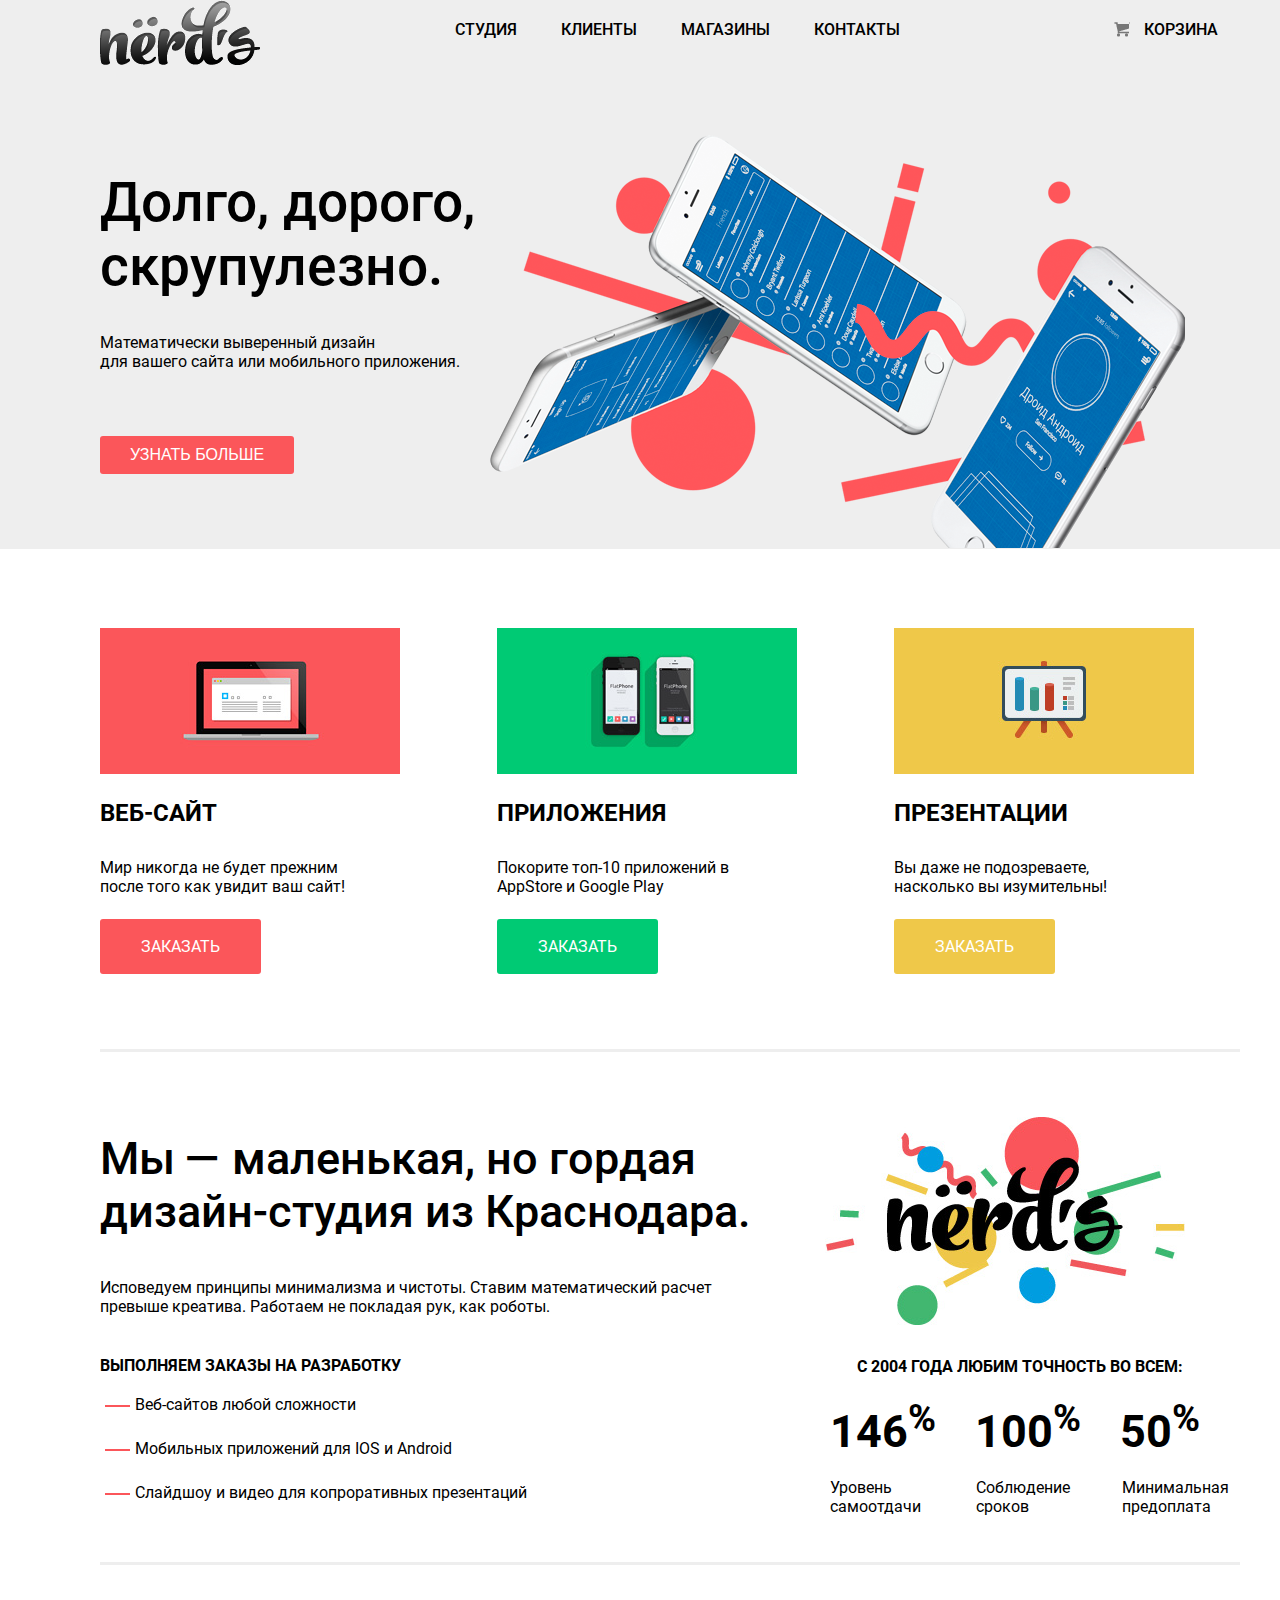
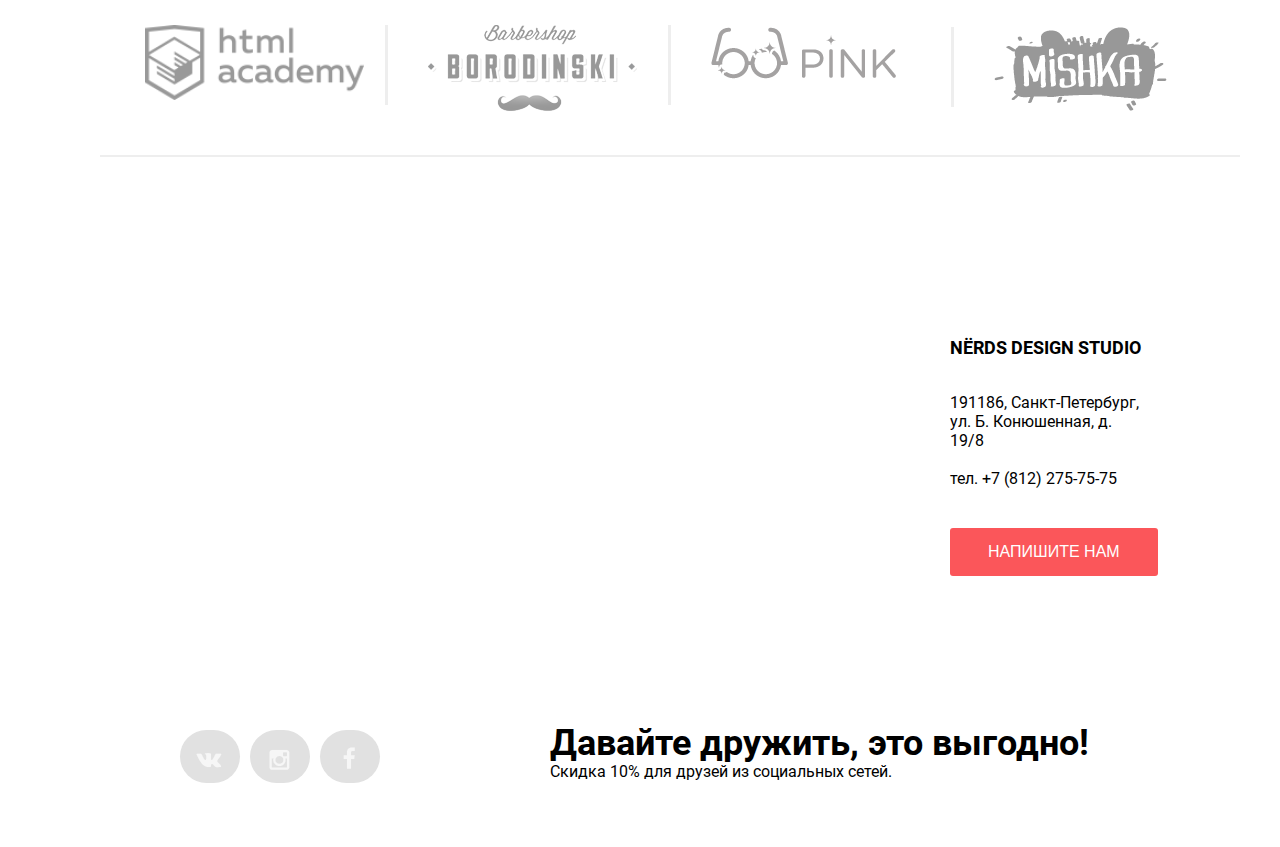
<file: index.html>
<!DOCTYPE HTML>
<html>
<head>
	<meta charset="UTF-8">
	<title>Нердс главная страница</title>
	<meta name="viewport" content="width=device-width, initial-scale=1.0">
	<link rel="stylesheet" href="css/style.css">
</head>
<body>
	<div class="container">
		<header>
			<div class="header-box">
				<div class="logo-img"></div>
				<nav>
					<a href="javascript:void(0)">Cтудия</a>
					<a href="javascript:void(0)">Клиенты</a>
					<a href="magazin.html">Магазины</a>
					<a href="javascript:void(0)">Контакты</a>
					<a href="javascript:void(0)">Корзина</a>
				</nav>
				<div class="slider">
					<div class="text-slider">
						<h2>Долго, дорого, скрупулезно.</h2>
						<span>Математически выверенный дизайн<br>для вашего сайта или мобильного приложения.</span>
						<button type="button">Узнать больше</button>
					</div>
					<div class="img-slider"></div>
				</div>
			</div>
		</header>
		<section class="to-order">
			<div class="red">
				<h2>Веб-сайт</h2>
				<span>Мир никогда не будет прежним после того как увидит ваш сайт!</span>
				<a href="javascript:void(0)">Заказать</a>
			</div>
			<div class="green">
				<h2>Приложения</h2>
				<span>Покорите топ-10 приложений в AppStore и Google Play</span>
				<a href="javascript:void(0)" class="green-a">Заказать</a>
			</div>
			<div class="yellow">
				<h2>Презентации</h2>
				<span>Вы даже не подозреваете,  насколько вы изумительны!</span>
				<a href="javascript:void(0)" class="yellow-a">Заказать</a>
			</div>
		</section>
		<section class="design-studio">
			<div class="about-me">
				<h2>Мы — маленькая, но гордая дизайн-студия из Краснодара.</h2>
				<span>Исповедуем принципы минимализма и чистоты. Ставим математический расчет превыше креатива.
					 Работаем не покладая рук, как роботы.</span>
				<h3>Выполняем заказы на разработку</h3>
				<ul>
					<li><span>Веб-сайтов любой сложности</span></li>
					<li><span>Мобильных приложений для IOS и Android</span></li>
					<li><span>Слайдшоу и видео для копроративных презентаций</span></li>
				</ul>
			</div>
			<div class="love-accuracy">
				<div class="love-accuracy-img"></div>
				<h3>с 2004 года любим точность во всем:</h3>
				<ul>
					<li>146<sup>%</sup></li>
					<li>100<sup>%</sup></li>
					<li>50<sup>%</sup></li>
				</ul>
				<span>Уровень самоотдачи</span>
				<span>Соблюдение сроков</span>
				<span>Минимальная предоплата</span>
			</div>
		</section>
		<section class="logos">
				<div><a href="javascript:void(0)"><img src="img/logo-1.png" height="75px"></a></div>
				<div><a href="javascript:void(0)"><img src="img/logo-2.png"></a></div>
				<div><a href="javascript:void(0)"><img src="img/logo-3.png"></a></div>
				<div><a href="javascript:void(0)"><img src="img/logo-4.png"></a></div>
		</section>
		<section class="cont">
			<div class="map"><iframe src="https://www.google.com/maps/embed?pb=!1m18!1m12!1m3!1d4258.988331775034!2d41.00523143121421!3d57.74203270930541!2m3!1f0!2f0!3f0!3m2!1i1024!2i768!4f13.1!3m3!1m2!1s0x0%3A0x9abad7d0ba472348!2z0JDQktCe0JrQkNCU0J4!5e0!3m2!1sru!2sru!4v1497102096111" width="100%" height="420" frameborder="0" style="border:0" allowfullscreen></iframe>
			</div>
			<div class="contacts">
				<h3>nёrds design studio</h3>
				<span>191186, Санкт-Петербург,  ул. Б. Конюшенная, д. 19/8</span><br>
				<span>тел. +7 (812) 275-75-75</span>
				<button type="button">Напишите нам</button>
			</div>
		</section>
		<footer>
			<div class="link">
				<a href="javascript:void(0)"></a>
				<a href="javascript:void(0)"></a>
				<a href="javascript:void(0)"></a>
			</div>
			<h2>Давайте дружить, это выгодно!</h2>
			<p>Скидка 10% для друзей из социальных сетей.</p>
		</footer>
	</div>
</body>
</html>
</file>
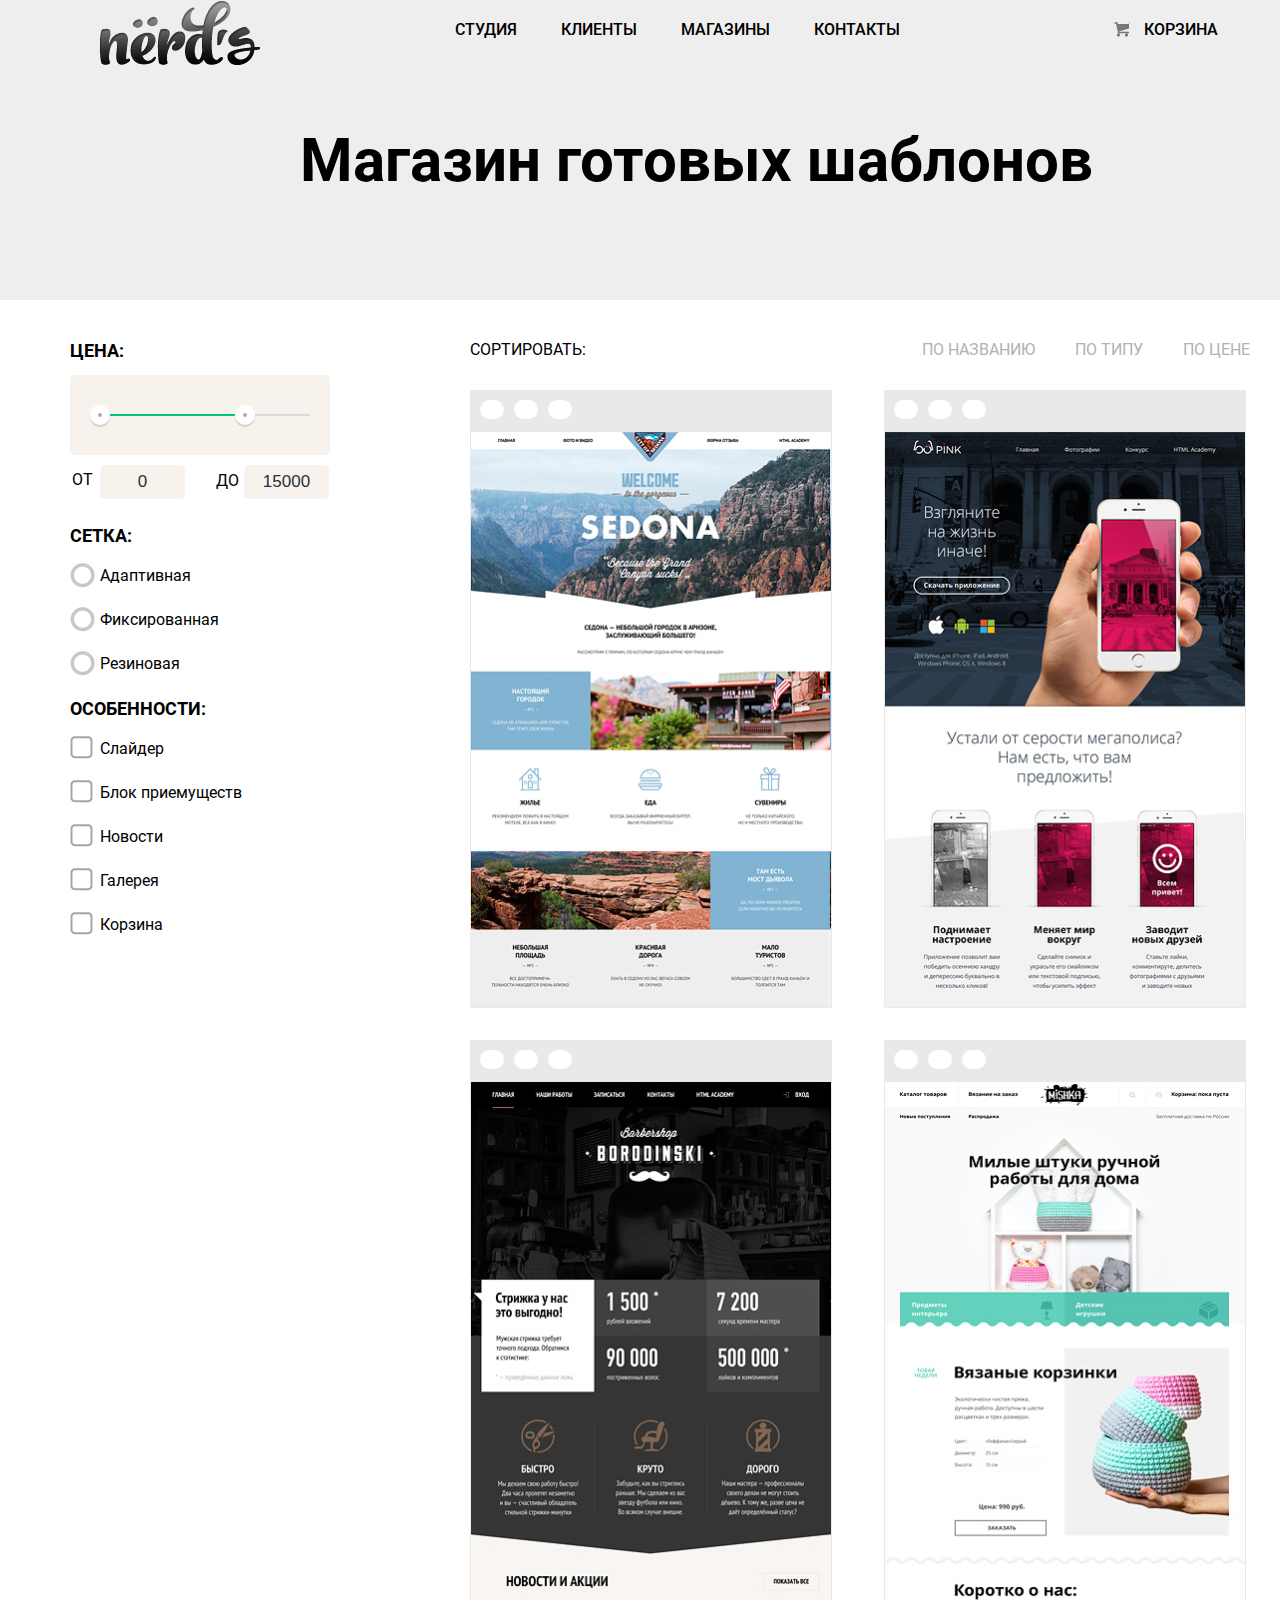
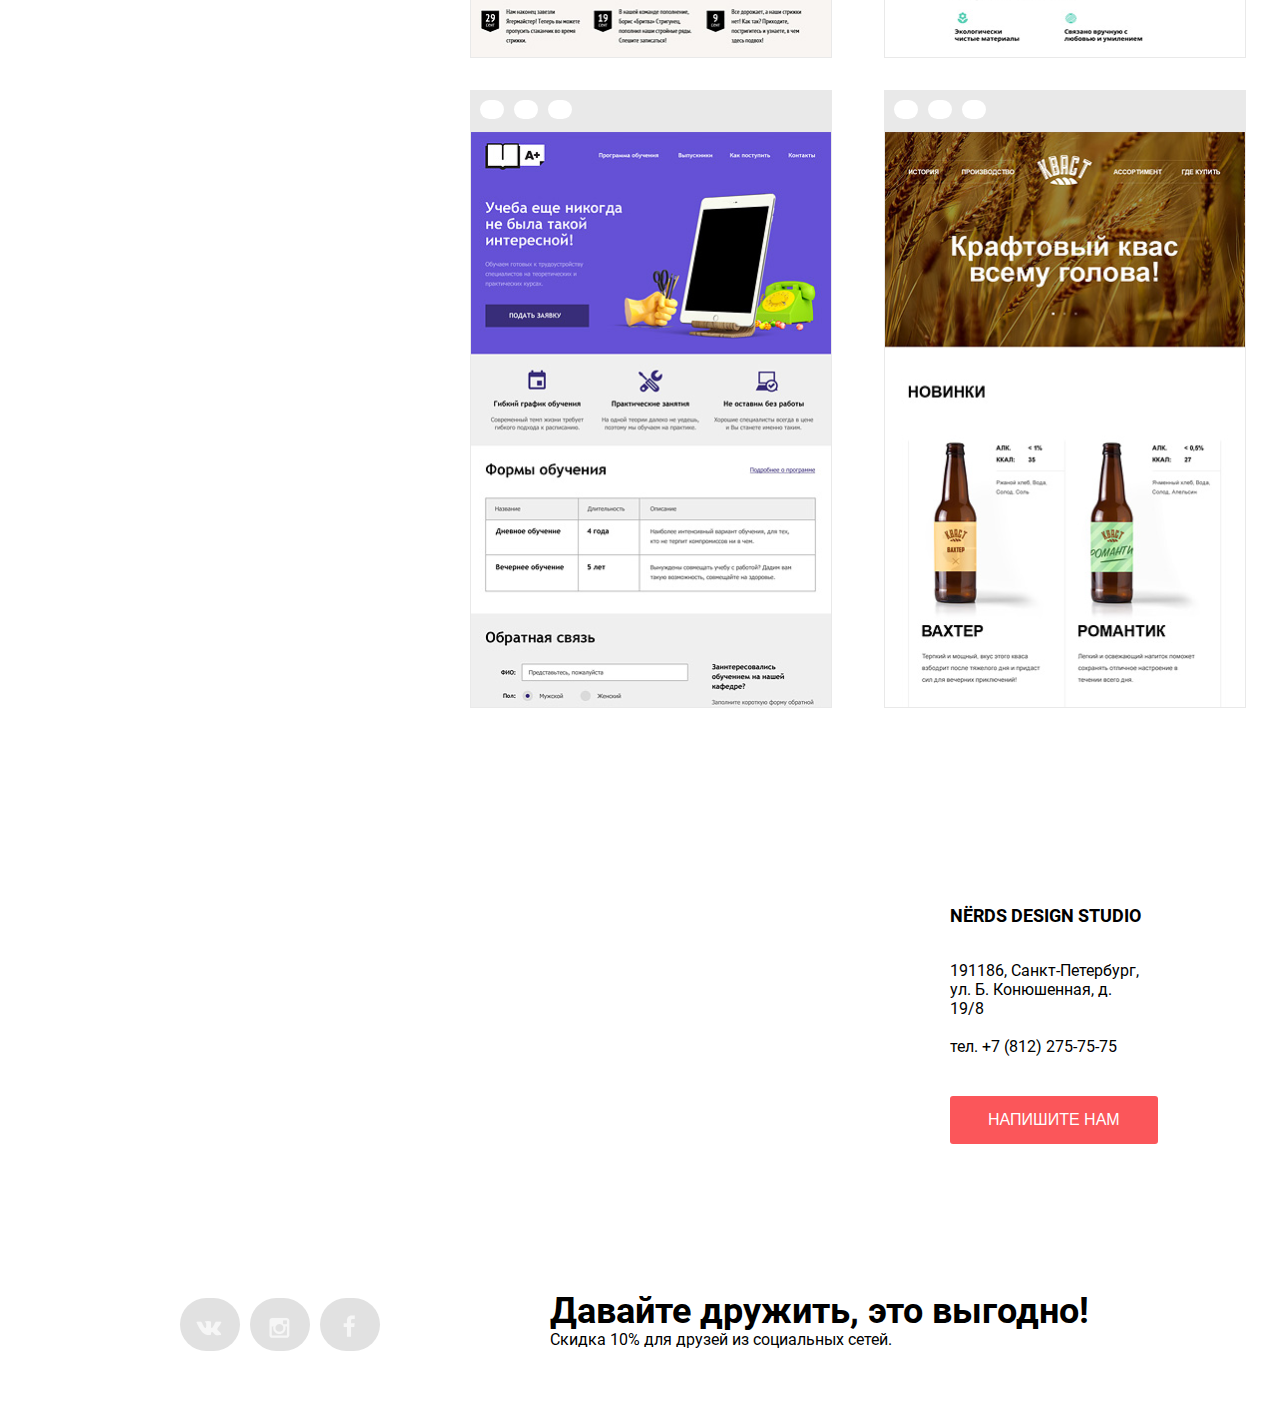
<file: magazin.html>
<!DOCTYPE HTML>
<html>
<head>
	<meta charset="UTF-8">
	<title>Нердс Магазин Интернет магазин</title>
	<meta name="viewport" content="width=device-width, initial-scale=1.0">
	<link rel="stylesheet" href="css/style.css">
</head>
<body>
	<div class="container">
		<header>
			<div class="header-box">
				<div class="logo-img"></div>
				<nav>
					<a href="index.html">Cтудия</a>
					<a href="javascript:void(0)">Клиенты</a>
					<a href="javascript:void(0)">Магазины</a>
					<a href="javascript:void(0)">Контакты</a>
					<a href="javascript:void(0)">Корзина</a>
				</nav>
				<div class="header-h1"><h1>Магазин готовых шаблонов</h1></div>
			</div>
		</header>
		<section class="selection">
			<div class="filter">
				<form>
	                <h3>Цена:</h3>
	                <div class="range-filter">
	                    <div class="range-controls">
	                        <div class="scale">
	        
	                            <div class="bar">

	                            </div>
	                        </div>
	                        <div class="toggles toggle-min"></div>
	                        <div class="toggles toggle-max"></div>
	                    </div>
	                    <div class="price-controls">
	                  
	                        <label class="min-price">
	                           <input name="min-price" type="text" value="0">
	                        </label>
	                        <label class="max-price">
	                          	<input name="max-price" type="text" value="15000">
	                        </label>
	                    </div>
	                </div>
	            </form>
            <div class="grid">
            <form>
            	<fieldset>
            	<legend>Сетка:</legend>
				<label>
					<input type="radio" name="radio"><span>Адаптивная</span>
				</label>
				<label>
					<input type="radio" name="radio"><span>Фиксированная</span>
				</label>
				<label>
					<input type="radio" name="radio"><span>Резиновая</span>
				</label>
				</fieldset>
			</form>
			</div>
			<div class="features">
				<form>
					<fieldset>
		            	<legend>Особенности:</legend>
						<div>
							<input type="checkbox" name="checbox1" id="features-one">
							<label for="features-one">Слайдер</label>
						</div>
						<div>
							<input type="checkbox" name="checbox2" id="features-two">
							<label for="features-two">Блок приемуществ</label>
						</div>
						<div>
							<input type="checkbox" name="checbox3" id="features-three">
							<label for="features-three">Новости</label>
						</div>
						<div>
							<input type="checkbox" name="checbox4" id="features-four">
							<label for="features-four">Галерея</label>
						</div>
						<div>
							<input type="checkbox" name="checbox5" id="features-five">
							<label for="features-five">Корзина</label>
						</div>
					</fieldset>
				</form>
			</div>
			</div>
			<section class="sort">
				<form>
					<fieldset>
			            <legend>Сортировать:</legend>
						<div>
							<input type="radio" name="sorting" id="sorting">
							<label for="#sorting">По цене</label>
						</div>
						<div>
							<input type="radio" name="sorting" id="sorting">
							<label for="#sorting">По типу</label>
						</div>
						<div>
							<input type="radio" name="sorting" id="sorting">
							<label for="#sorting">По названию</label>
						</div>
					</fieldset>
				</form>
			</section>
		<div class="box-sort">
			<div class="left-row">
				<div class="nav-img">
					<a hfer="javascript:void(0)"></a>
					<a hfer="javascript:void(0)"></a>
					<a hfer="javascript:void(0)"></a>
				</div>
				<div class="b-sort sedona"></div>
			</div>
			<div>
				<div class="nav-img">
					<a hfer="javascript:void(0)"></a>
					<a hfer="javascript:void(0)"></a>
					<a hfer="javascript:void(0)"></a>
				</div>
				<div class="b-sort pink"></div>
			</div>
			<div class="left-row">
				<div class="nav-img">
					<a hfer="javascript:void(0)"></a>
					<a hfer="javascript:void(0)"></a>
					<a hfer="javascript:void(0)"></a>
				</div>
				<div class="b-sort borodinski"></div>
			</div>
			<div>
				<div class="nav-img">
					<a hfer="javascript:void(0)"></a>
					<a hfer="javascript:void(0)"></a>
					<a hfer="javascript:void(0)"></a>
				</div>
				<div class="b-sort mishka"></div>
			</div>
			<div class="left-row">
				<div class="nav-img">
					<a hfer="javascript:void(0)"></a>
					<a hfer="javascript:void(0)"></a>
					<a hfer="javascript:void(0)"></a>
				</div>
				<div class="b-sort aa"></div>
			</div>
			<div>
				<div class="nav-img">
					<a hfer="javascript:void(0)"></a>
					<a hfer="javascript:void(0)"></a>
					<a hfer="javascript:void(0)"></a>
				</div>
				<div class="b-sort kvass"></div>
			</div>
		</div>
		</section>

		<section class="cont">
			<div class="map"><iframe src="https://www.google.com/maps/embed?pb=!1m18!1m12!1m3!1d4258.988331775034!2d41.00523143121421!3d57.74203270930541!2m3!1f0!2f0!3f0!3m2!1i1024!2i768!4f13.1!3m3!1m2!1s0x0%3A0x9abad7d0ba472348!2z0JDQktCe0JrQkNCU0J4!5e0!3m2!1sru!2sru!4v1497102096111" width="100%" height="420" frameborder="0" style="border:0" allowfullscreen></iframe>
			</div>
			<div class="contacts">
				<h3>nёrds design studio</h3>
				<span>191186, Санкт-Петербург,  ул. Б. Конюшенная, д. 19/8</span><br>
				<span>тел. +7 (812) 275-75-75</span>
				<button type="button">Напишите нам</button>
			</div>
		</section>
		<footer>
			<div class="link">
				<a href="javascript:void(0)"></a>
				<a href="javascript:void(0)"></a>
				<a href="javascript:void(0)"></a>
			</div>
			<h2>Давайте дружить, это выгодно!</h2>
			<p>Скидка 10% для друзей из социальных сетей.</p>
		</footer>
	</div>
</body>
</html>
</file>
<file: css/style.css>
@font-face{
 font-family:"Roboto";
 src:url(../css/Roboto-Regular.woff) format('woff'),
 	 url(../css/Roboto-Regular.woff2) format('woff2');
 font-weight: 400;
}
@font-face{
 font-family:"Roboto";
 src:url(../css/Roboto-Medium.woff) format('woff'),
 	 url(../css/Roboto-Medium.woff2) format('woff2');
 font-weight: 500;
}

@font-face{
 font-family:"Roboto";
 src:url(../css/Roboto-Bold.woff) format('woff'),
 	 url(../css/Roboto-Bold.woff2) format('woff2'),;
 font-weight: 700;
}

body{
	font-family:"Roboto";
}
*{
	margin:0px;
	padding:0px;
}
a{
	text-decoration: none;
}
.container{
	min-width: 1340px;
	min-height:500px;
	margin:0px auto;
}
header{
	width: 100%;
	min-height: 300px;
	background-color: #eeeeee;
}
.header-box{
	width: 1140px;
	min-height: 300px;
	margin:0px auto;
}
.logo-img{
	width: 160px;
	height: 65px;
	float: left;
	background-image: url(../img/nerds-logo.png);
}
nav{
	position: relative;
	height: 25px;
	float: left;
	margin:20px 0 80px 145px;
	font-weight: 500;
}


nav > a{
	padding: 0 40px 0 0;
	font-size: 16px;
	text-transform: uppercase;
	color: black;
	transition: color 0.3s;
}
nav > a:hover{
	color:#fb565a;
}
nav > a:active{
	color:#bdbdbd;
}
nav>a:last-child{
	position: relative;
	margin-left: 180px;
	padding-left:20px; 
	padding-right: 0px;
}
nav>a:last-child:before{
	content: '';
	background:url(../img/cart-icon.png);
	width: 16px;
	height: 15px;
	position: absolute;
	left: -10px;
	top:2px;
	opacity: 0.5;
}
nav>a:first-child{
	margin-left:50px; 
}

.slider{
	width: 100%;
	height: 410px;
	display: inline-block;
	margin: 10px 0 0 0;
}
.text-slider{
	width: 390px;
	float: left;
	margin-top: 35px;
}
.text-slider > h2{
	margin-bottom: 35px;
	font-size: 55px;
	font-weight: 500;
}
.text-slider > span{
	font-size: 16px;
	font-weight: 400;
}
.text-slider > button{
	margin-top: 65px;
	padding: 10px 30px 10px 30px;
	font-size: 16px;
	color:white;
	text-transform: uppercase;
	background: #fb565a;
	border-radius: 3px;
	border:none;
	cursor: pointer;
}
.img-slider{
	width: 695px;
	height: 420px;
	float: left;
	background-image: url(../img/slide1.png);
	background-repeat: no-repeat;
}
.to-order{
	width: 1140px;
	min-height:500px;
	margin: 0px auto;
	border-bottom: 3px solid #eeeeee; 
}
.to-order > div{
	width: 303px;
	height: 255px;
	display: inline-block;
	margin: 79px 90px 0 0;
}
.to-order > div:last-child{
	margin: 79px 0 0 0;
}
.red{
	background-image: url(../img/illustration-1.png);
	background-repeat: no-repeat;
}
.green{
	background-image: url(../img/illustration-2.png);
	background-repeat: no-repeat;
}
.yellow{
	margin: 10px 0px 0 0;
	background-image: url(../img/illustration-3.png);
	background-repeat: no-repeat;
}
.to-order > div > h2{
	display: inline-block;
	margin: 171px 0 31px 0;
	font-size: 24px;
	text-transform: uppercase;
	font-weight: 700;
}
.to-order > div > span{
	width: 250px;
	display: block;
	margin-bottom: 41px;
	font-size: 16px;
	font-weight: 400;
}
.to-order > div > a{
	padding:18px 41px 18px 41px;
	text-transform: uppercase;
	color: white; 
	background: #fb565a;
	border-radius: 3px;
	font-size: 16px;
	transition: background 0.5s;
}
.to-order > div > a:hover{
	background-color: #e74246;
}
.to-order > div > a:active{
	background-color: #d7373b;
	color:#e48789;
}
.to-order > div:nth-child(2) > a{
	background: #00ca74;
}
.to-order > div:nth-child(2) > a:hover{
	background:#00bc6c; 
}
..to-order > div:nth-child(2) > a:active{
	background-color: #00aa62;
	color:#74c69c;
}

.to-order > div:last-child > a{
	background: #efc849;
}
.to-order > div:last-child > a:hover{
	background:#eab534; 
}
.to-order > div:last-child > a:active{
	background-color: #e5a722;
	color:#edc47f;
}

.design-studio{
	width:1140px;
	min-height: 510px;
	margin: 0px auto;
	border-bottom: 3px solid #eeeeee;
}
.about-me{
	position: relative;
	width:660px;
	height: 500px;
	float: left;	
}
.about-me h2{
	margin: 80px 0 40px 0;
	font-size: 45px;
	font-weight: 500;
}
.about-me span{
	width: 550px;
	font-size: 16px;
	font-weight: 400;
}
.about-me h3{
	margin-top: 40px;
	margin-bottom: 20px;
	font-size: 16px;
	text-transform: uppercase;
}
.about-me > ul{
	list-style-type: none;
}
.about-me > ul > li{
	margin:0 0 25px 35px; 
}
.about-me > ul > li > span{
	position: relative;
}
.about-me > ul > li > span::after{
	content: '';
	background: url(../img/Layer23.png);
	width: 25px;
	height: 2px;
	position: absolute;
	left: -30px;
	top:10px;
}
.love-accuracy{
	width: 440px;
	height: 450px;
	float: right;
	margin-top: 65px;
}
.love-accuracy-img{
	width: 380px;
	height: 220px;
	margin-left:25px; 
	background-image: url(../img/nerds-illustration.png);
	background-repeat: no-repeat;
}
.love-accuracy h3{
	margin: 20px 0 20px 0;
	font-size: 16px;
	text-transform: uppercase;
	text-align: center;
	font-weight: 700;
}
.love-accuracy > ul > li{
	display: inline-block;
	margin: 0 5px 0 30px;
	font-size: 45px;
	font-weight: 700;
}
.love-accuracy span{
	width: 92px;
	display: inline-block;
	margin:20px 20px 0 30px; 
	font-size: 16px;
	font-weight: 400;
}
.last-p{
	margin:20px 0px 0 0; 
}
.logos{
	width: 1140px;
	height: 190px;
	margin: 0px auto;
	border-bottom: 2px solid #eeeeee;
}
.logos>div{
	width: 280px;
	height: 80px;
	float: left;
	margin: 60px 0 0 0;
	border-left: 3px solid #eeeeee;
	border-right: 3px solid #eeeeee;
}
.logos>div:first-child{
	border: none;
	margin: 60px 0 0 5px;
}
.logos>div:last-child{
	border:none;
}
.logos>div:nth-child(3){
	border-left: none;
}
.logos > div > a{
	opacity: 0.4;
	transition: opacity 0.7s;
}
.logos > div > a > img{
	margin: 0 0 0 40px;
}
.logos > div > a:hover{
	opacity: 1;
}

.logos > div > a:active{
	opacity: 0.2;
}
.cont{
	width:100%;
	height: 420px;
	margin-top: 80px;
	position: relative;
}
.map{
	width: 100%;
}
.contacts{
	position: absolute;
	width: 300px;
	height: 300px;
	top: 50px;
	right: 140px;
	padding-bottom:30px; 
	background: white;
}
.contacts h3{
	margin: 50px 0 35px 50px;
	font-size: 18px;
	text-transform: uppercase;	
}
.contacts span{
	width: 190px;
	display: block;
	margin: 0 0 0 50px;
	font-size: 16px;
}
.contacts button{
	padding: 15px 38px 15px 38px;
	margin: 40px 0 0 50px;
	color:white;
	background:#fb565a;
	text-transform: uppercase;
	font-size: 16px;
	border-radius:3px;
	border:none;
	cursor: pointer; 
}
footer{
	position: relative;
	width: 1140px;
	height: 100px;
	margin: 0px auto;
}	
.link{
	width: 300px;
	height: 30px;
	margin-top:90px;
	margin-left: 80px;
}
.link > a:first-child{
	position: relative;
	padding: 17px 30px 17px 30px;
	background-color: #e1e1e1;
	border-radius: 50px;
}
.link > a:first-child::after{
	content: '';
	background: url(../img/vk-icon.png);
	width: 26px;
	height: 15px;
	opacity: 0.7;
	position: absolute;
	top:23px;
	left: 16px;
}
.link > a:first-child:hover{
	background-color: #e74246;
}
.link > a:first-child:hover:after{
	opacity: 1;
}
.link > a:first-child:active{
	background-color: #d7373b;
}
.link > a:first-child:active:after{
	opacity: 0.5;
}

.link > a:nth-child(2){
	position: relative;
	margin:0 10px 0 10px;
	padding: 17px 30px 17px 30px;
	background-color: #e1e1e1;
	border-radius: 50px;	
}
.link > a:nth-child(2)::after{
	content: '';
	background: url(../img/insta-icon.png);
	width: 21px;
	height: 21px;
	opacity: 0.7;
	position: absolute;
	top:19px;
	left: 19px;
}
.link > a:nth-child(2):hover{
	background-color: #e74246;
}
.link > a:nth-child(2):hover:after{
	opacity: 1;
}
.link > a:nth-child(2):active{
	background-color: #d7373b;
}
.link > a:nth-child(2):active:after{
	opacity: 0.5;
}
.link > a:last-child{
	position: relative;
	padding: 17px 30px 17px 30px;
	background-color: #e1e1e1;
	border-radius: 50px;
}
.link > a:last-child::after{
	content: '';
	background: url(../img/fb-icon.png);
	width: 12px;
	height: 22px;
	opacity: 0.7;
	position: absolute;
	top:17px;
	left: 23px;
}
.link > a:last-child:hover{
	background-color: #e74246;
}
.link > a:last-child:hover:after{
	opacity: 1;
}
.link > a:last-child:active{
	background-color: #d7373b;
}
.link > a:last-child:active:after{
	opacity: 0.5;
}
footer h2{
	position: absolute;
	top:-25px;
	left: 450px;
	font-size: 36px;
	font-weight: 700;
}
footer p{
	position: absolute;
	top:15px;
	left: 450px;
	font-size: 16px;
	font-weight: 400;

}

/*страница */

.header-h1{
	margin-left: 200px;
	font-size: 30px;
}
.selection{
	width: 1200px;
	min-height: 2025px;
	margin: 0 auto;
}
.filter{
	width: 350px;
	min-height: 900px;
	float: left;
}
.filter h3{
	margin-top: 40px;
	font-size: 18px;
	text-transform: uppercase;
}



.filter-text{
	margin-top: 20px;
	padding: 10px 0 10px 18px;
	font-size: 13px;
	line-height: 18px;
	font-family:"PTSans-Regular";
	text-transform: uppercase;
	background: #f7f3ec;
	border-radius: 3px;
}

.range-filter{
	width: 260px;
	margin-top: 14px;
}
.range-controls{
	position: relative;
	height: 41px;
	padding-top:39px; 
	padding-right: 20px;
	padding-left: 20px;
	border-radius: 5px;
	margin-bottom: 10px;
	background: #f7f3ec;
}
.range-controls .scale{
	height: 2px;
	background: #d7dcde;
}
.range-controls .bar{
	width: 70%;
	height: 2px;
	background: #00ca74;
}
.range-controls .toggles{
	position: absolute;
	top:30px;
	left: 0px;
	width: 4px;
	height: 4px;
	border: 8px solid #fff;
	border-radius:50%; 
	background: #ababab;
	box-shadow: 0 2px 1px 0 #cfcfcf;
}
.range-controls .toggle-min{
	left: 20px;
}
.range-controls .toggle-max{
	left: 165px;
}
.price-controls{
	font-size: 0;
	padding: 0 0 26px 0;
}
.price-controls label{
	display: inline-block;
	width: 85px;
	font-size: 16px;
}
.price-controls input{
	width: 85px;
	padding: 8px 0px 8px 0px;
	border: none;
	font-size: 17px;
	line-height: 18px;	
	border-radius: 5px;
	background: #f7f3ec;
	text-align: center;
	color: #283136;
}

.min-price{
	position: relative;
	margin-right:50px;
	margin-left: 30px;
    font-size: 10px;
    line-height: 30px;
    
}
.min-price::after{
	content: 'от';
	width: 20px;
	height: 20px;
	position: absolute;
	top: 0px;
	left: -28px;
	text-transform: uppercase;
}
.max-price{
	position: relative;
	margin-left: 9px;
}
.max-price::before{
	content: 'до';
	width: 20px;
	height: 20px;
	position: absolute;
	top: 6px;
	left: -28px;
	text-transform: uppercase;
}
.grid legend{
	margin-bottom:20px;
	font-size: 18px;
	font-weight: 700;
	text-transform: uppercase;
}
.grid fieldset{
	border: none;
}
.grid label{
	display: block;
	margin-bottom: 25px;
	margin-left: 15px; 
}
.features legend{
	margin: 20px 0 20px 0;
	font-size: 18px;
	font-weight: 700;
	text-transform: uppercase;
}
.features fieldset{
	border: none;
}
.features fieldset > div{
	position: relative;
	display:  block;
	margin-bottom: 25px;
	margin-left: 30px;
}
.features fieldset > div > label{
	position: relative;
	display: block;
}
.features fieldset > div > input[type=checkbox]{	
	display: none;
}
.features fieldset > div > input[type=checkbox] + label:before{
	content: '';
	background-image: url(../img/checkbox-off.png);
	height: 23px; width: 23px;
	background-repeat: no-repeat;
	opacity: 0.5;
	position: absolute;
	top:-3px; left: -30px; 
}
.features fieldset > div > input[type=checkbox] + label:hover:before{
	opacity: 1;
}
.features fieldset > div > input[type=checkbox]:checked + label::before{
	content: '';
	background-image: url(../img/checkbox-on.png);
	height: 23px; width: 26px;
	background-repeat: no-repeat;
	position: absolute;
	top:-3px; left: -30px; 
}
.grid label{
	position: relative;
	margin-bottom: 25px;
	margin-left: 30px;
}
input[type=radio]{
	display: none;
}
input[type=radio] + span::before{
	content: '';
	background-image: url(../img/radio-off.png);
	width: 25px; height: 25px;
	background-repeat: no-repeat;
	opacity: 0.3;
	position:absolute;
	top: -3px;
	left:-30px;
}
input[type=radio] + span:hover::before{
	content: '';
	background-image: url(../img/radio-off.png);
	width: 25px; height: 25px;
	background-repeat: no-repeat;
	opacity: 1;
	position:absolute;
	top: -3px;
	left:-30px;
}
input[type=radio]:checked + span:before{
	content: '';
	background-image: url(../img/radio-on.png);
	height: 25px; width: 25px;
	background-repeat: no-repeat;
	position: absolute;
	top: -3px;
	left:-30px;
} 
.sort{
	width: 800px;
	height: 30px;
	float: right;
	margin-top: 40px;
	margin-bottom: 20px;
}
.sort fieldset{
	border:none;
}
.sort legend{
	float: left;
	text-transform: uppercase;
}
.sort fieldset > div{
	float: right;
	margin: 0 10px 0 10px;
}
.sort  fieldset > div > label{
	float: right;
	padding:0 10px 0 10px;
	text-transform: uppercase;
}
.sort-filter{
	float: right;
	text-transform: uppercase;
}
.sort fieldset > div > label{
	color: #b2b2b2;	 
}
.sort fieldset > div > label:hover{
	color: #666666;
}
.sort fieldset > div > label:active{
	color:black;
}
.box-sort{
	width: 800px;
	height: 1250px;
	float: right;
}
.box-sort > div{
	display: inline-block;
	width: 360px;
	height:620px;
	box-shadow: 0px 0px 0px 0px white;
	transition: box-shadow 0.9s;
}
.box-sort > div:hover{
	box-shadow: 0px 0px 20px -2px  black;
}
.box-sort > div:hover .nav-img{
	background-color:#4d4d4d;
}
.nav-img{
	width: 362px;
	height: 32px;
	padding-top: 10px;
	background-color:#e9e9e9;
	transition: background-color 0.9s;
}
.b-sort{
	display: inline-block;
	width: 360px;
	height:575px;
	background-image: url(../img/img-barbershop.png);
	background-size: contain;
	border:1px solid #e9e9e9;
	border-top: none;
}
.left-row{
	margin-right:50px; 
	margin-bottom: 30px;
}
.sedona{
	background-image: url(../img/img-sedona.png);
	background-size: contain;
}
.pink{
	background-image: url(../img/img-pink.png);
	background-size: contain;
}
.mishka{
	background-image: url(../img/img-mishka.png);
	background-size: contain;
}
.aa{
	background-image: url(../img/img-aplus.png);
	background-size: contain;
}
.kvass{
	background-image: url(../img/img-kvast.png);
	background-size: contain;
}

.nav-img > a{
	padding: 0px 12px 0px 12px;
	margin-left:10px; 
	background:white;
	border-radius: 50px;
	cursor: pointer;
}
</file>
